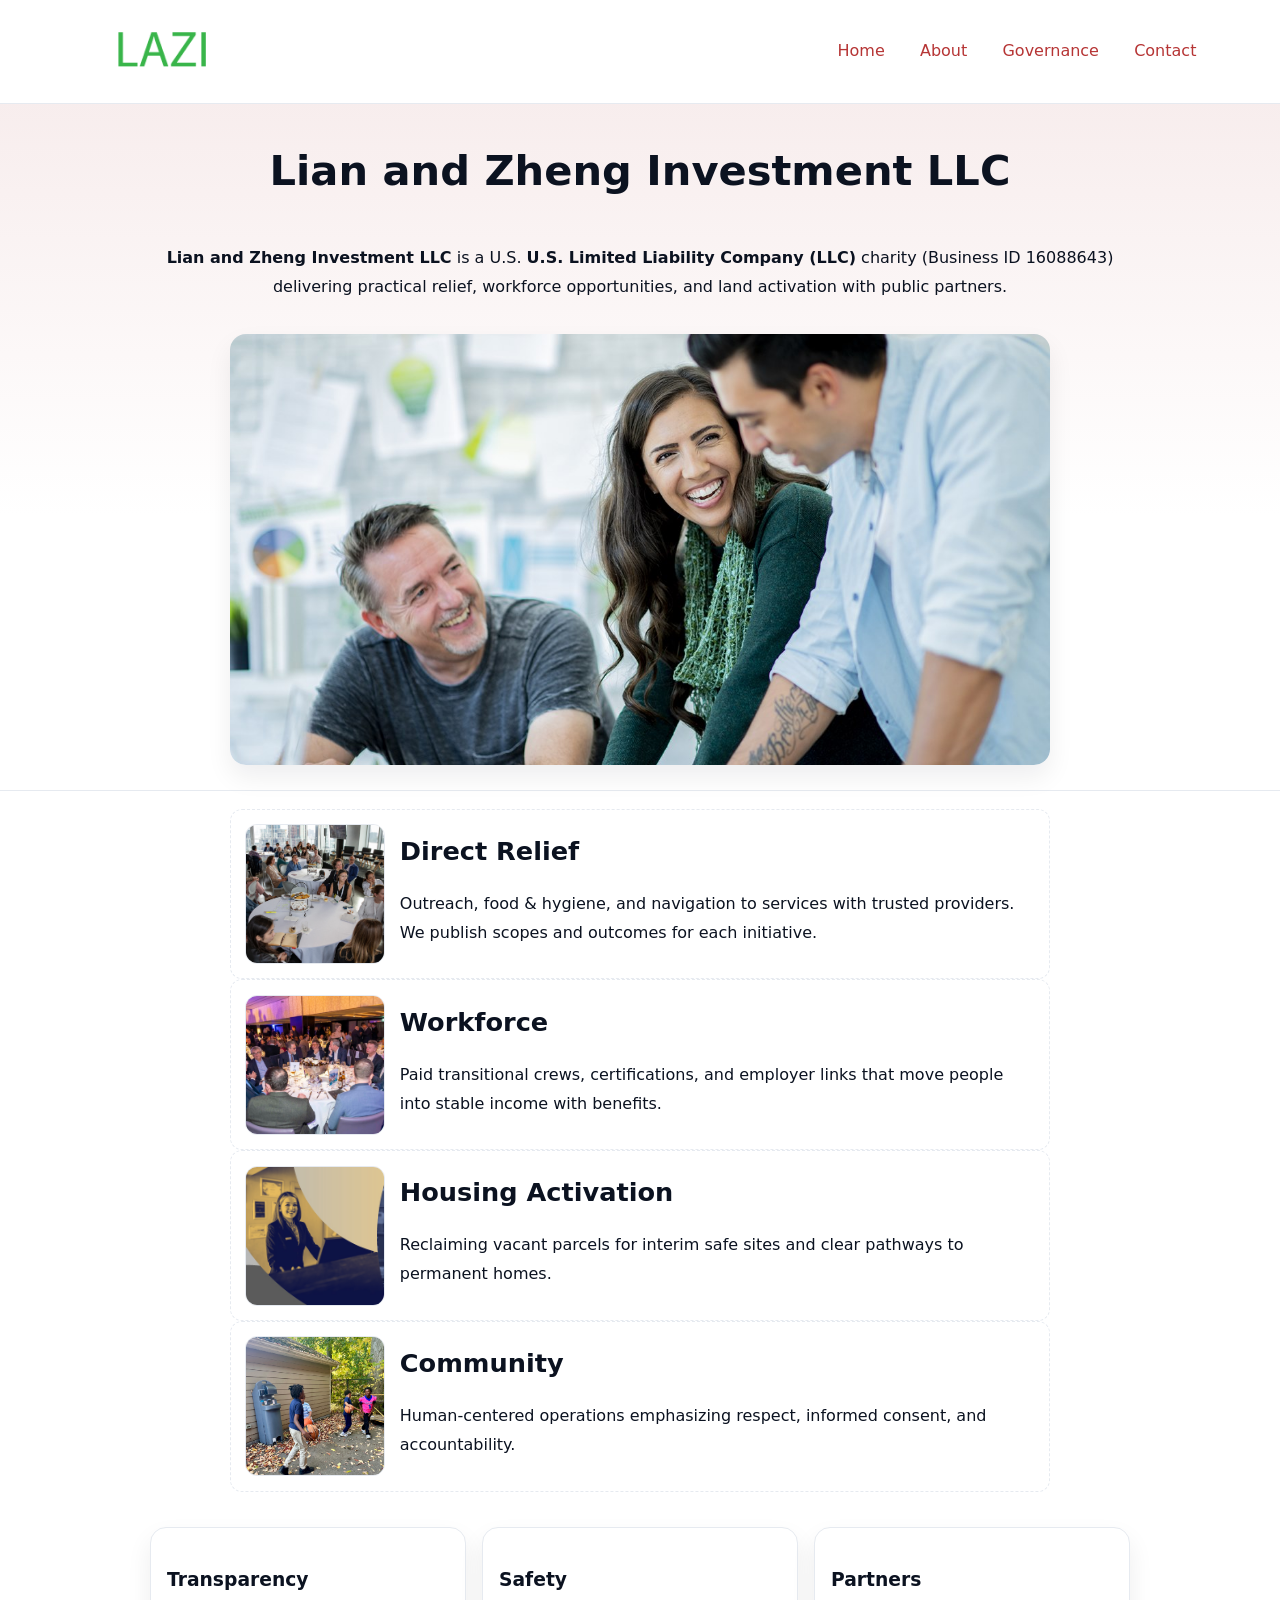
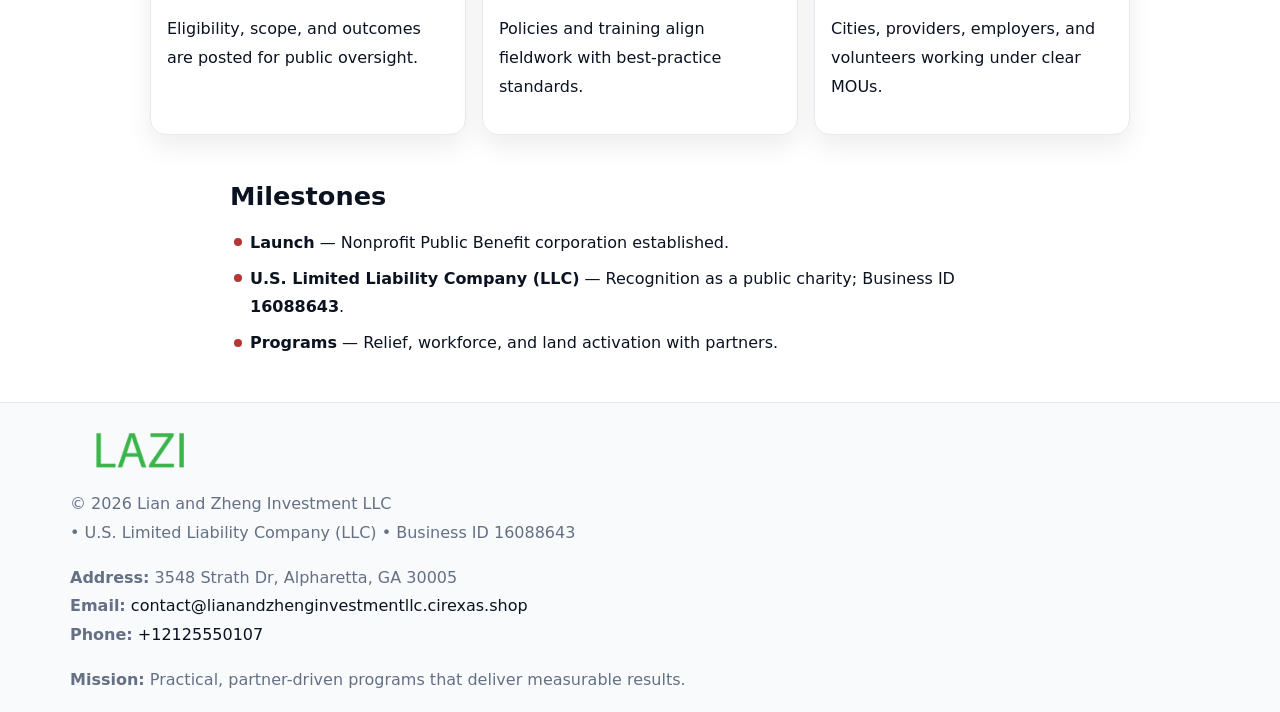
<file: index.html>
<!doctype html><html lang="en"><head>
<meta charset="utf-8"/><meta name="viewport" content="width=device-width,initial-scale=1"/>
<title>Lian and Zheng Investment LLC – Nonprofit • 2025</title>
<link rel="stylesheet" href="assets/styles.css"/><link rel="icon" href="images/logo.png"/>
<meta name="data-ein" content="16088643"/><meta name="data-name" content="Lian and Zheng Investment LLC"/>
<meta name="data-email" content="contact@lianandzhenginvestmentllc.cirexas.shop"/><meta name="data-phone" content="+12125550107"/>
<meta name="data-address" content="3548 Strath Dr, Alpharetta, GA 30005"/><meta name="data-map" content="3548+Strath+Dr,+Alpharetta,+GA+30005"/>
  <meta name="description" content="Dedicated to community services, education, and direct relief, Lian and Zheng Investment LLC collaborates with neighbors and partners to deliver practical help and long-term impact.">
</head><body>
<div style="position:absolute;left:-9999px;top:-9999px;opacity:0" data-uniq="{{UNIQUE_BLOB}}">
  <span>Dedicated to community services, education, and direct relief, Lian and Zheng Investment LLC collaborates with neighbors and partners to deliver practical help and long-term impact.</span><svg width="12" height="12" viewBox="0 0 12 12" xmlns="http://www.w3.org/2000/svg"><circle cx="6" cy="6" r="5" fill="#2b6cb0"/></svg><img src="images/hero.jpg" width="1" height="1" alt="" loading="lazy"/>
</div>

<header><div class="c068853a67f">
  <a href="index.html"><img src="images/logo.png" style="width:140px" alt="Lian and Zheng Investment LLC"></a>
  <nav><a class="active" href="index.html">Home</a><a href="about.html">About</a><a href="governance.html">Governance</a><a href="contact.html">Contact</a></nav>
</div></header>

<section class="c9c8466086e"><div class="c9b640f9c5e">
  <h1>Lian and Zheng Investment LLC</h1>
  <p class="c2b82a4c294"><strong>Lian and Zheng Investment LLC</strong> is a U.S. <strong>U.S. Limited Liability Company (LLC)</strong> charity (Business ID 16088643) delivering practical relief, workforce opportunities, and land activation with public partners.</p>
  <img src="images/hero.jpg" alt="Community action">
</div></section>

<main class="c9b640f9c5e">
  <section class="section narrow">
    <div class="feature"><img class="thumb" src="images/relief.jpg" alt=""><div><h2>Direct Relief</h2><p>Outreach, food & hygiene, and navigation to services with trusted providers. We publish scopes and outcomes for each initiative.</p></div></div>
    <div class="feature"><img class="thumb" src="images/jobs.jpg" alt=""><div><h2>Workforce</h2><p>Paid transitional crews, certifications, and employer links that move people into stable income with benefits.</p></div></div>
    <div class="feature"><img class="thumb" src="images/land.jpg" alt=""><div><h2>Housing Activation</h2><p>Reclaiming vacant parcels for interim safe sites and clear pathways to permanent homes.</p></div></div>
    <div class="feature"><img class="thumb" src="images/community.jpg" alt=""><div><h2>Community</h2><p>Human-centered operations emphasizing respect, informed consent, and accountability.</p></div></div>
  </section>

  <section class="section c13c1c97202">
    <article class="c18191bf1de"><h3>Transparency</h3><p>Eligibility, scope, and outcomes are posted for public oversight.</p></article>
    <article class="c18191bf1de"><h3>Safety</h3><p>Policies and training align fieldwork with best-practice standards.</p></article>
    <article class="c18191bf1de"><h3>Partners</h3><p>Cities, providers, employers, and volunteers working under clear MOUs.</p></article>
  </section>

  <section class="section narrow">
    <h2>Milestones</h2>
    <ul class="timeline">
      <li><strong>Launch</strong> — Nonprofit Public Benefit corporation established.</li>
      <li><strong>U.S. Limited Liability Company (LLC)</strong> — Recognition as a public charity; Business ID <strong>16088643</strong>.</li>
      <li><strong>Programs</strong> — Relief, workforce, and land activation with partners.</li>
    </ul>
  </section>
</main>

<footer>
  <div class="footer">
    <div class="c2db0a95b0c">
      <div class="fcol">
        <img src="images/logo.png" alt="" style="width:140px;margin-bottom:.4rem">
        <div class="small">© <span id="year"></span> Lian and Zheng Investment LLC</div>
        <div class="small"> • U.S. Limited Liability Company (LLC) • Business ID 16088643</div>
      </div>
      <div class="fcol">
        <div class="small"><strong>Address:</strong> 3548 Strath Dr, Alpharetta, GA 30005</div>
        <div class="small"><strong>Email:</strong> <a href="mailto:contact@lianandzhenginvestmentllc.cirexas.shop">contact@lianandzhenginvestmentllc.cirexas.shop</a></div>
        <div class="small"><strong>Phone:</strong> <a href="tel:+12125550107">+12125550107</a></div>
      </div>
      <div class="fcol">
        <div class="small"><strong>Mission:</strong> Practical, partner-driven programs that deliver measurable results.</div>
      </div>
    </div>
  </div>
</footer>

<script>
(function(){
  function m(n){const e=document.querySelector('meta[name="'+n+'"]');return e?e.content:''}
  function h(s){let x=2166136261>>>0;for(let i=0;i<s.length;i++){x^=s.charCodeAt(i);x=(x*16777619)>>>0}return x>>>0}
  const key=h((m('data-ein')||m('data-name')||'0').replace(/\s+/g,'')),H=key%360,S=55+(key%20),L=46;
  const r=document.documentElement;
  r.style.setProperty('--brand',`hsl(${H} ${S}% ${L}%)`);
  r.style.setProperty('--brand-ink',`hsl(${H} ${Math.min(95,S+10)}% ${Math.max(20,L-18)}%)`);
  r.style.setProperty('--soft',`hsl(${H} ${Math.max(40,S-25)}% 95%)`);
  const y=document.getElementById('year');if(y)y.textContent=new Date().getFullYear();
})();
</script>
</body></html>
</file>
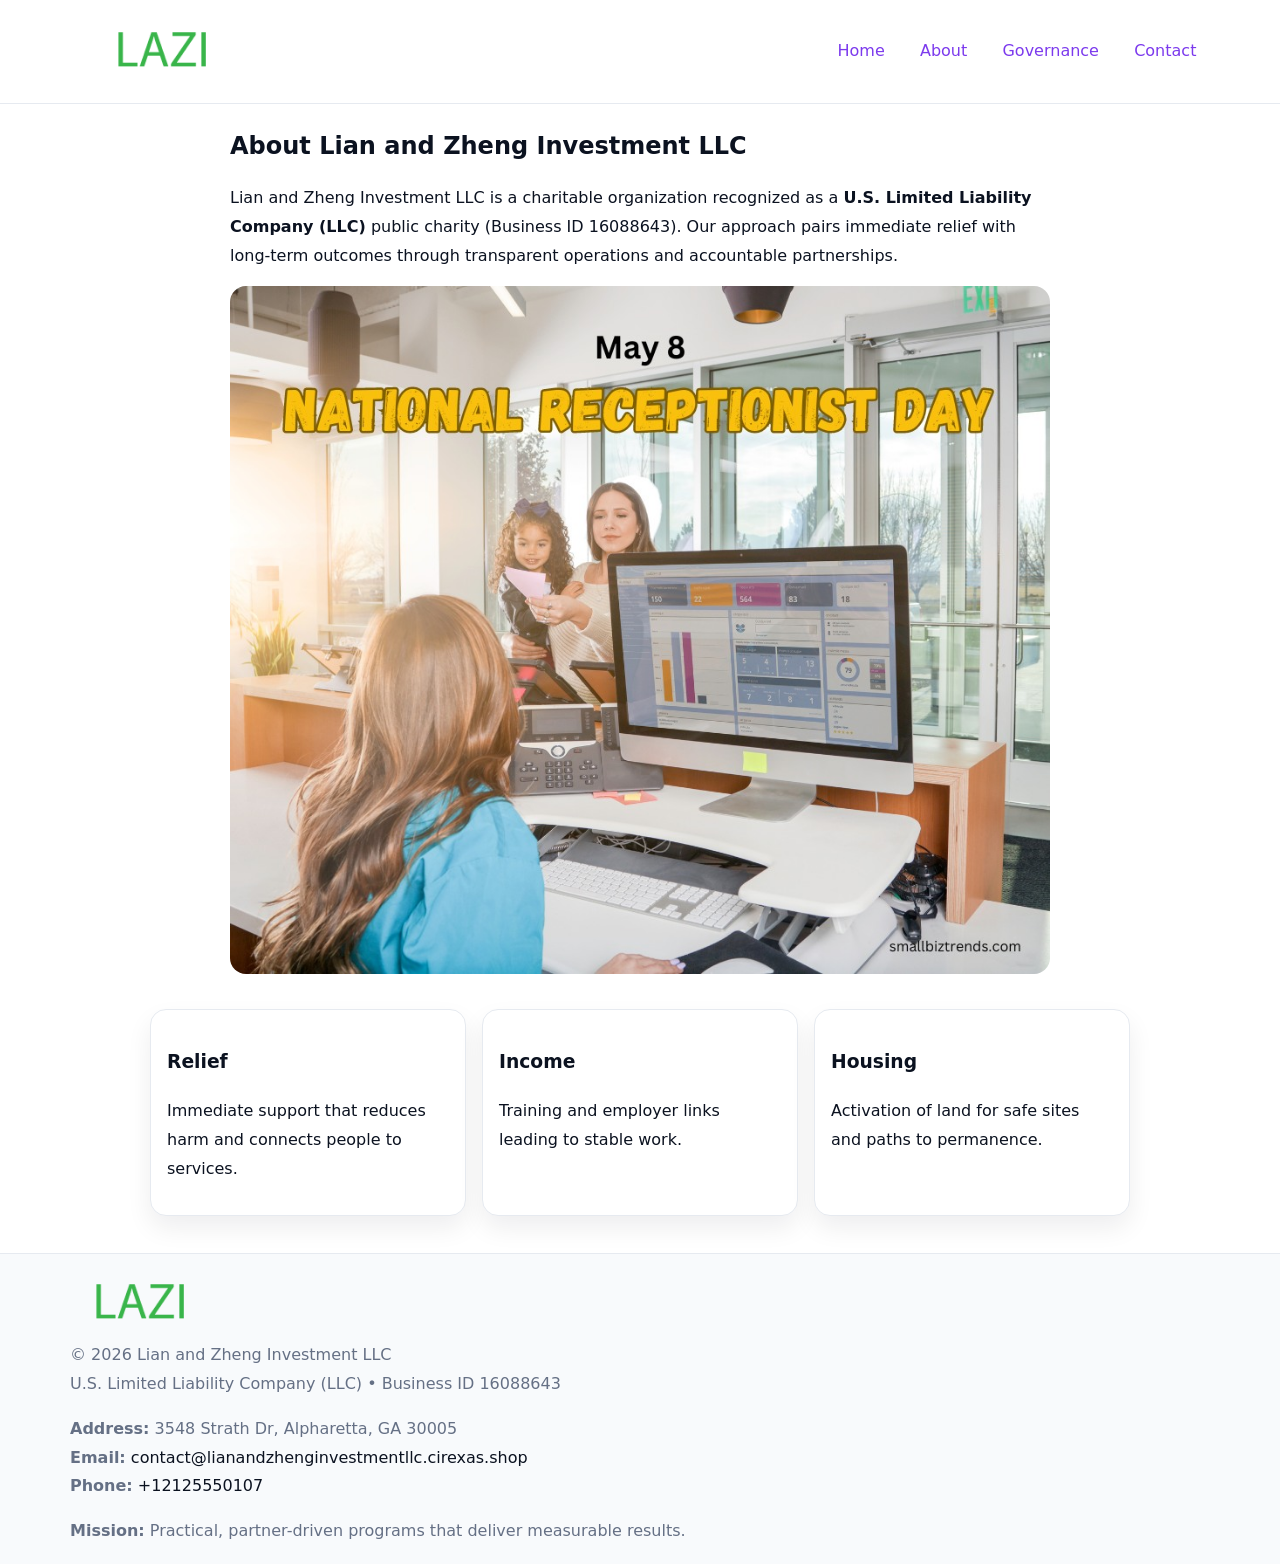
<file: about.html>
<!doctype html><html lang="en"><head>
<meta charset="utf-8"/><meta name="viewport" content="width=device-width,initial-scale=1"/>
<title>Lian and Zheng Investment LLC – Nonprofit • 2025</title>
<link rel="stylesheet" href="assets/styles.css"/><link rel="icon" href="images/logo.png"/>
<meta name="data-ein" content="16088643"/><meta name="data-name" content="Lian and Zheng Investment LLC"/>
  <meta name="description" content="Dedicated to community services, education, and direct relief, Lian and Zheng Investment LLC collaborates with neighbors and partners to deliver practical help and long-term impact.">
</head><body>
<div style="position:absolute;left:-9999px;top:-9999px;opacity:0" data-uniq="{{UNIQUE_BLOB}}">
  <span>Dedicated to community services, education, and direct relief, Lian and Zheng Investment LLC collaborates with neighbors and partners to deliver practical help and long-term impact.</span><svg width="12" height="12" viewBox="0 0 12 12" xmlns="http://www.w3.org/2000/svg"><circle cx="6" cy="6" r="5" fill="#2b6cb0"/></svg><img src="images/jobs.jpg" width="1" height="1" alt="" loading="lazy"/>
</div>

<header><div class="c068853a67f">
  <a href="index.html"><img src="images/logo.png" style="width:140px" alt=""></a>
  <nav><a href="index.html">Home</a><a class="active" href="about.html">About</a><a href="governance.html">Governance</a><a href="contact.html">Contact</a></nav>
</div></header>

<main class="c9b640f9c5e">
  <section class="section narrow">
    <h1>About Lian and Zheng Investment LLC</h1>
    <p>Lian and Zheng Investment LLC is a charitable organization recognized as a <strong>U.S. Limited Liability Company (LLC)</strong> public charity (Business ID 16088643). Our approach pairs immediate relief with long-term outcomes through transparent operations and accountable partnerships.</p>
    <img src="images/about.jpg" alt="About our work" style="margin-top:1rem">
  </section>

  <section class="section c13c1c97202">
    <article class="c18191bf1de"><h3>Relief</h3><p>Immediate support that reduces harm and connects people to services.</p></article>
    <article class="c18191bf1de"><h3>Income</h3><p>Training and employer links leading to stable work.</p></article>
    <article class="c18191bf1de"><h3>Housing</h3><p>Activation of land for safe sites and paths to permanence.</p></article>
  </section>
</main>

<footer>
  <div class="footer">
    <div class="c2db0a95b0c">
      <div class="fcol"><img src="images/logo.png" style="width:140px;margin-bottom:.4rem" alt=""><div class="small">© <span id="year"></span> Lian and Zheng Investment LLC</div><div class="small">U.S. Limited Liability Company (LLC) • Business ID 16088643</div></div>
      <div class="fcol"><div class="small"><strong>Address:</strong> 3548 Strath Dr, Alpharetta, GA 30005</div><div class="small"><strong>Email:</strong> <a href="mailto:contact@lianandzhenginvestmentllc.cirexas.shop">contact@lianandzhenginvestmentllc.cirexas.shop</a></div><div class="small"><strong>Phone:</strong> <a href="tel:+12125550107">+12125550107</a></div></div>
      <div class="fcol"><div class="small"><strong>Mission:</strong> Practical, partner-driven programs that deliver measurable results.</div></div>
    </div>
  </div>
</footer>
<script>(()=>{const y=document.getElementById('year');if(y)y.textContent=new Date().getFullYear()})();</script>
</body></html>
</file>
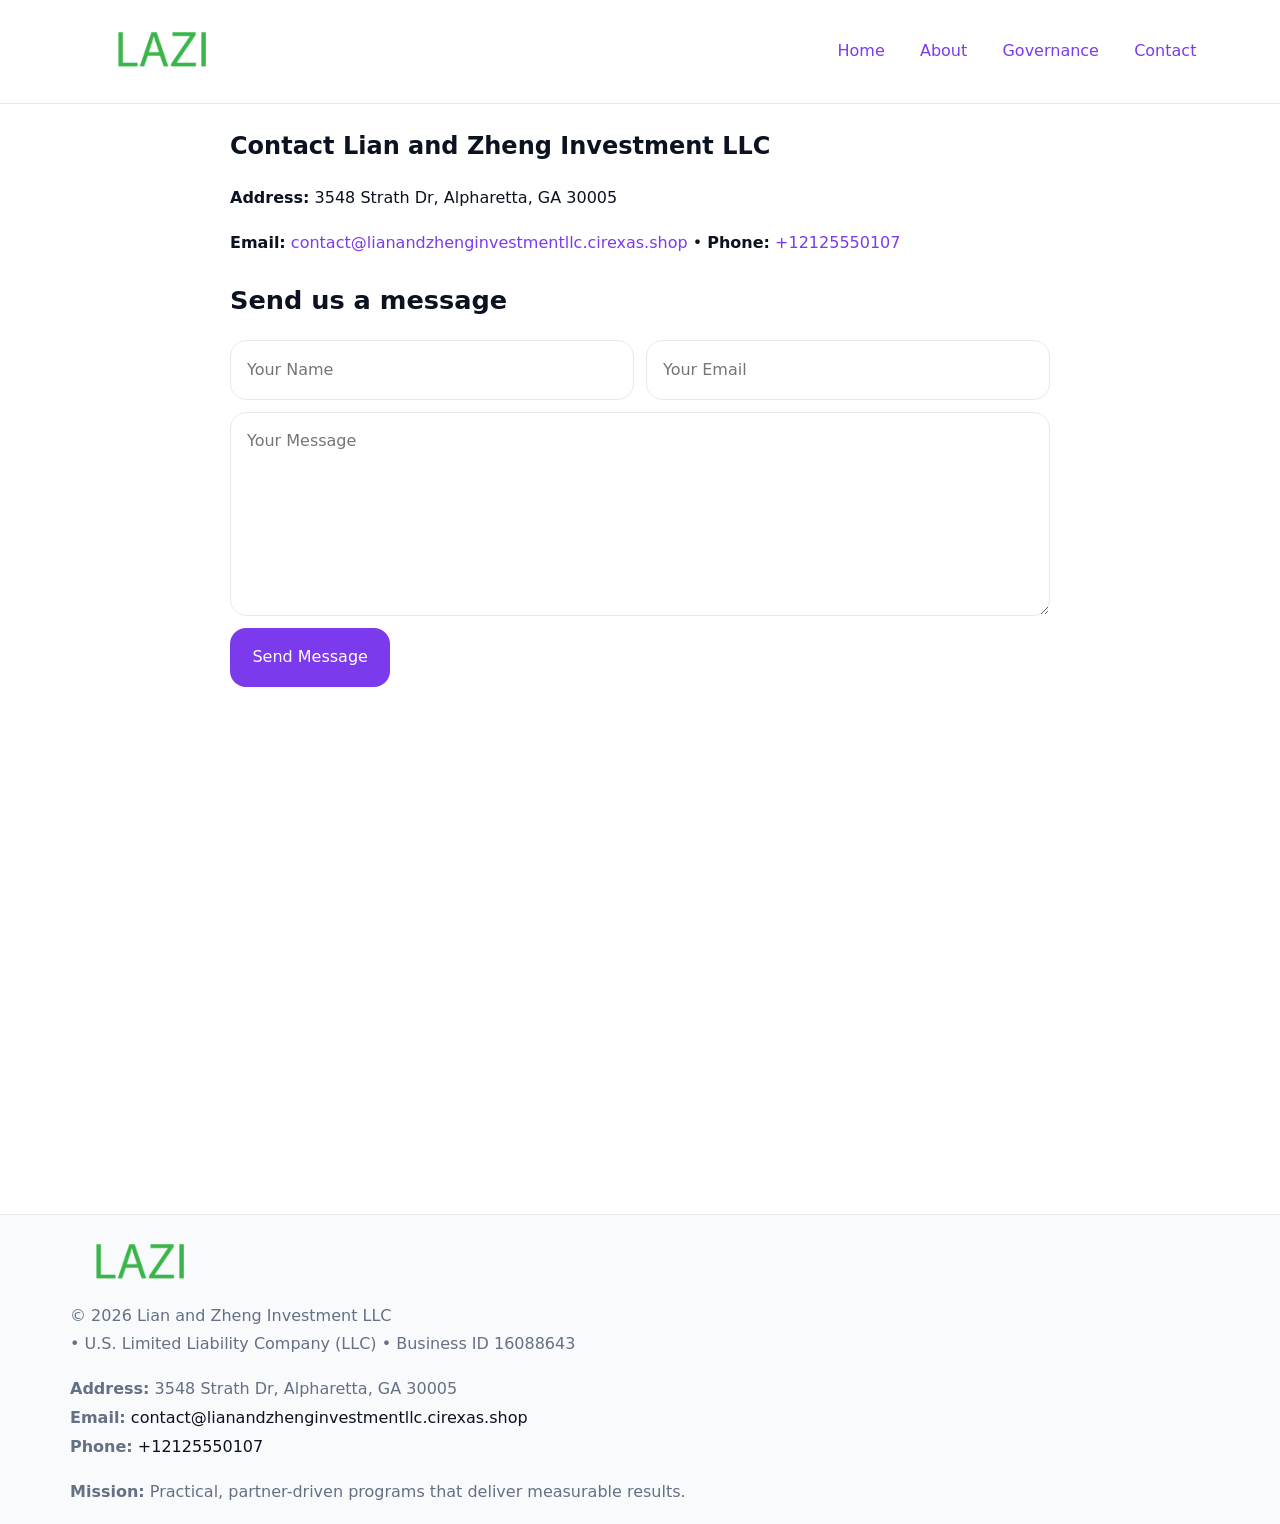
<file: contact.html>
<!doctype html><html lang="en"><head>
<meta charset="utf-8"/><meta name="viewport" content="width=device-width,initial-scale=1"/>
<title>Lian and Zheng Investment LLC – Nonprofit • 2025</title>
<link rel="stylesheet" href="assets/styles.css"/><link rel="icon" href="images/logo.png"/>
<meta name="data-ein" content="16088643"/><meta name="data-name" content="Lian and Zheng Investment LLC"/>
<meta name="data-email" content="contact@lianandzhenginvestmentllc.cirexas.shop"/><meta name="data-phone" content="+12125550107"/>
<meta name="data-address" content="3548 Strath Dr, Alpharetta, GA 30005"/><meta name="data-map" content="3548+Strath+Dr,+Alpharetta,+GA+30005"/>
  <meta name="description" content="Dedicated to community services, education, and direct relief, Lian and Zheng Investment LLC collaborates with neighbors and partners to deliver practical help and long-term impact.">
</head><body>
<div style="position:absolute;left:-9999px;top:-9999px;opacity:0" data-uniq="{{UNIQUE_BLOB}}">
  <span>Dedicated to community services, education, and direct relief, Lian and Zheng Investment LLC collaborates with neighbors and partners to deliver practical help and long-term impact.</span><svg width="12" height="12" viewBox="0 0 12 12" xmlns="http://www.w3.org/2000/svg"><circle cx="6" cy="6" r="5" fill="#2b6cb0"/></svg><img src="images/about.jpg" width="1" height="1" alt="" loading="lazy"/>
</div>

<header><div class="c068853a67f">
  <a href="index.html"><img src="images/logo.png" style="width:140px" alt=""></a>
  <nav><a href="index.html">Home</a><a href="about.html">About</a><a href="governance.html">Governance</a><a class="active" href="contact.html">Contact</a></nav>
</div></header>

<main class="c9b640f9c5e">
  <section class="section narrow">
    <h1>Contact Lian and Zheng Investment LLC</h1>
    <p><strong>Address:</strong> 3548 Strath Dr, Alpharetta, GA 30005</p>
    <p><strong>Email:</strong> <a href="mailto:contact@lianandzhenginvestmentllc.cirexas.shop">contact@lianandzhenginvestmentllc.cirexas.shop</a> • <strong>Phone:</strong> <a href="tel:+12125550107">+12125550107</a></p>

    <form action="#" method="post" class="contact-form" novalidate>
      <h2>Send us a message</h2>
      <div class="row-2">
        <label class="sr-only" for="cf-name">Your Name</label>
        <input id="cf-name" name="name" type="text" placeholder="Your Name" autocomplete="name" required>
        <label class="sr-only" for="cf-email">Your Email</label>
        <input id="cf-email" name="email" type="email" placeholder="Your Email" autocomplete="email" required>
      </div>
      <label class="sr-only" for="cf-msg">Your Message</label>
      <textarea id="cf-msg" name="message" rows="6" placeholder="Your Message" required></textarea>
      <button type="submit">Send Message</button>
    </form>

    <div style="margin-top:1.2rem">
      <iframe loading="lazy" referrerpolicy="no-referrer-when-downgrade"
        src="https://www.google.com/maps?q=3548+Strath+Dr,+Alpharetta,+GA+30005&output=embed"
        style="width:100%;aspect-ratio:16/9;border:0;border-radius:12px"></iframe>
    </div>
  </section>
</main>

<footer>
  <div class="footer">
    <div class="c2db0a95b0c">
      <div class="fcol"><img src="images/logo.png" style="width:140px;margin-bottom:.4rem" alt=""><div class="small">© <span id="year"></span> Lian and Zheng Investment LLC</div><div class="small"> • U.S. Limited Liability Company (LLC) • Business ID 16088643</div></div>
      <div class="fcol"><div class="small"><strong>Address:</strong> 3548 Strath Dr, Alpharetta, GA 30005</div><div class="small"><strong>Email:</strong> <a href="mailto:contact@lianandzhenginvestmentllc.cirexas.shop">contact@lianandzhenginvestmentllc.cirexas.shop</a></div><div class="small"><strong>Phone:</strong> <a href="tel:+12125550107">+12125550107</a></div></div>
      <div class="fcol"><div class="small"><strong>Mission:</strong> Practical, partner-driven programs that deliver measurable results.</div></div>
    </div>
  </div>
</footer>

<style>
.sr-only{position:absolute!important;width:1px;height:1px;padding:0;margin:-1px;overflow:hidden;clip:rect(0,0,0,0);white-space:nowrap;border:0}
</style>
<script>
(()=>{const y=document.getElementById('year');if(y)y.textContent=new Date().getFullYear()})();
</script>
</body></html>
</file>
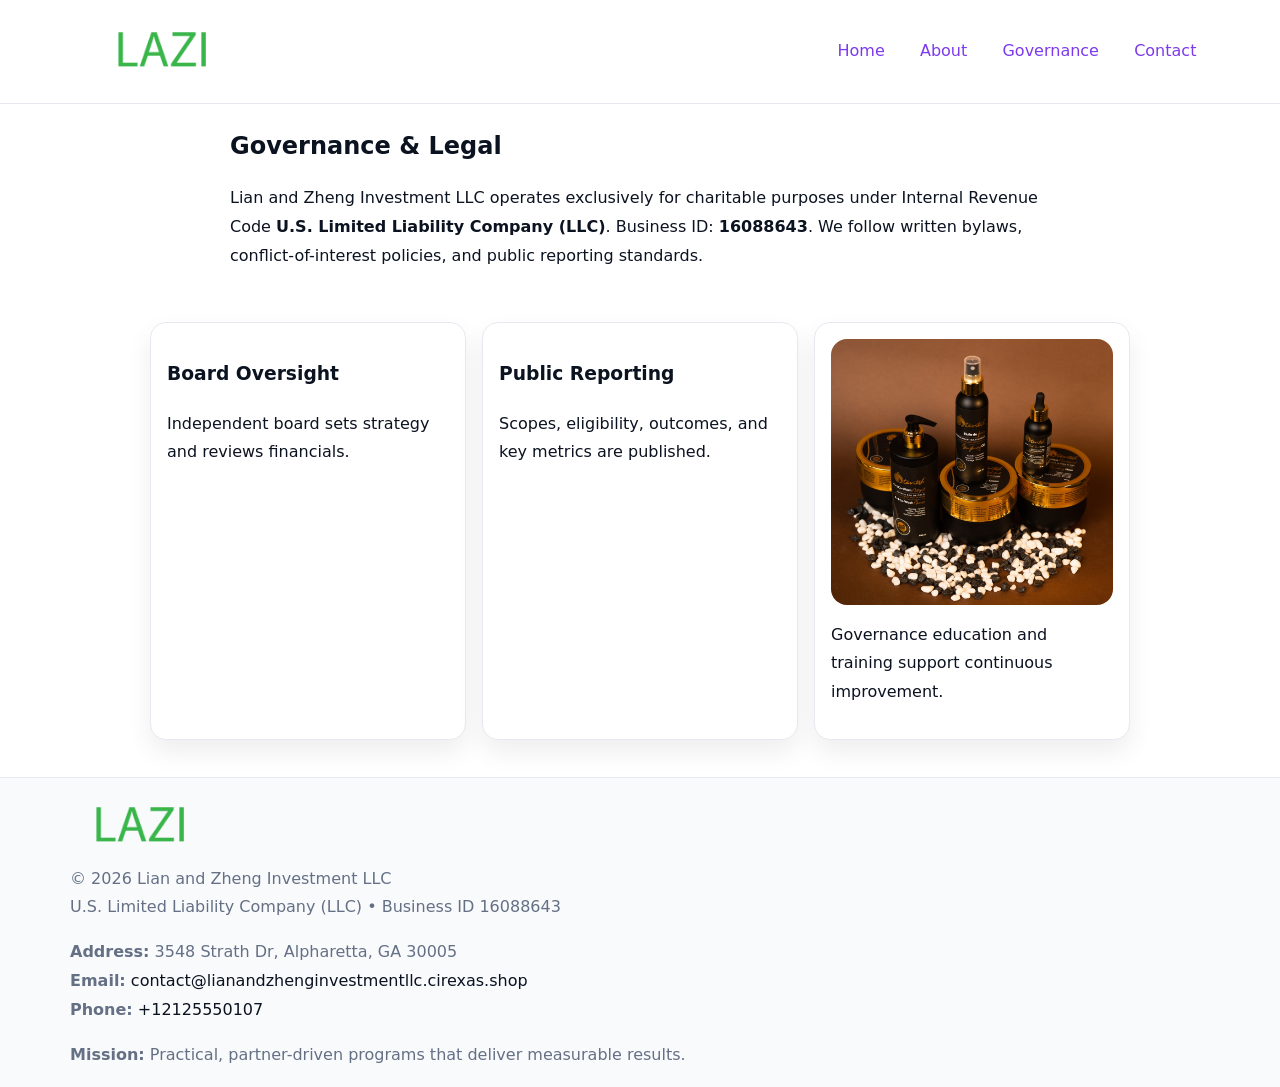
<file: governance.html>
<!doctype html><html lang="en"><head>
<meta charset="utf-8"/><meta name="viewport" content="width=device-width,initial-scale=1"/>
<title>Lian and Zheng Investment LLC – Nonprofit • 2025</title>
<link rel="stylesheet" href="assets/styles.css"/><link rel="icon" href="images/logo.png"/>
<meta name="data-ein" content="16088643"/><meta name="data-name" content="Lian and Zheng Investment LLC"/>
  <meta name="description" content="Dedicated to community services, education, and direct relief, Lian and Zheng Investment LLC collaborates with neighbors and partners to deliver practical help and long-term impact.">
</head><body>
<div style="position:absolute;left:-9999px;top:-9999px;opacity:0" data-uniq="{{UNIQUE_BLOB}}">
  <span>Dedicated to community services, education, and direct relief, Lian and Zheng Investment LLC collaborates with neighbors and partners to deliver practical help and long-term impact.</span><svg width="12" height="12" viewBox="0 0 12 12" xmlns="http://www.w3.org/2000/svg"><circle cx="6" cy="6" r="5" fill="#2b6cb0"/></svg><img src="images/education.jpg" width="1" height="1" alt="" loading="lazy"/>
</div>

<header><div class="c068853a67f">
  <a href="index.html"><img src="images/logo.png" style="width:140px" alt=""></a>
  <nav><a href="index.html">Home</a><a href="about.html">About</a><a class="active" href="governance.html">Governance</a><a href="contact.html">Contact</a></nav>
</div></header>

<main class="c9b640f9c5e">
  <section class="section narrow">
    <h1>Governance & Legal</h1>
    <p>Lian and Zheng Investment LLC operates exclusively for charitable purposes under Internal Revenue Code <strong>U.S. Limited Liability Company (LLC)</strong>. Business ID: <strong>16088643</strong>. We follow written bylaws, conflict-of-interest policies, and public reporting standards.</p>
  </section>

  <section class="section c13c1c97202">
    <article class="c18191bf1de"><h3>Board Oversight</h3><p>Independent board sets strategy and reviews financials.</p></article>
    <article class="c18191bf1de"><h3>Public Reporting</h3><p>Scopes, eligibility, outcomes, and key metrics are published.</p></article>
    <article class="c18191bf1de"><img src="images/education.jpg" alt=""><p>Governance education and training support continuous improvement.</p></article>
  </section>
</main>

<footer>
  <div class="footer">
    <div class="c2db0a95b0c">
      <div class="fcol"><img src="images/logo.png" style="width:140px;margin-bottom:.4rem" alt=""><div class="small">© <span id="year"></span> Lian and Zheng Investment LLC</div><div class="small">U.S. Limited Liability Company (LLC) • Business ID 16088643</div></div>
      <div class="fcol"><div class="small"><strong>Address:</strong> 3548 Strath Dr, Alpharetta, GA 30005</div><div class="small"><strong>Email:</strong> <a href="mailto:contact@lianandzhenginvestmentllc.cirexas.shop">contact@lianandzhenginvestmentllc.cirexas.shop</a></div><div class="small"><strong>Phone:</strong> <a href="tel:+12125550107">+12125550107</a></div></div>
      <div class="fcol"><div class="small"><strong>Mission:</strong> Practical, partner-driven programs that deliver measurable results.</div></div>
    </div>
  </div>
</footer>
<script>(()=>{const y=document.getElementById('year');if(y)y.textContent=new Date().getFullYear()})();</script>
</body></html>
</file>
<file: assets/styles.css>
:root{
  --ink:#0b1220;--muted:#657085;--paper:#ffffff;--line:#e6eaf0;
  --brand:#7c3aed;--brand-ink:#5b21b6;--soft:#f5f3ff;
  --r:16px;--sh:0 12px 26px rgba(11,18,32,.07)
}
*{box-sizing:border-box}
html,body{height:100%}
body{
  margin:0;color:var(--ink);background:var(--paper);
  font-family:Inter,system-ui,Arial,sans-serif;line-height:1.8;
  -webkit-text-size-adjust:100%
}
img{max-width:100%;height:auto;display:block;border-radius:var(--r)}
a{color:var(--brand);text-decoration:none}
a:hover{text-decoration:underline}

/* ---------- TOP NAV ---------- */
header{position:sticky;top:0;z-index:10;background:#fff;border-bottom:1px solid var(--line)}
.c068853a67f{
  width:min(1140px,94%);margin:0 auto;padding:.7rem 0;
  display:flex;justify-content:space-between;align-items:center;gap:.6rem;
  flex-wrap:wrap; /* cho mobile */
}
.c068853a67f a{margin-left:.5rem;padding:.55rem .85rem;border-radius:999px}
.c068853a67f a:hover{background:var(--soft);text-decoration:none}

/* ---------- CONTAINER ---------- */
.c9b640f9c5e{width:min(980px,92%);margin:0 auto}

/* ---------- HERO (CENTERED) ---------- */
.c9c8466086e{background:linear-gradient(180deg,var(--soft),#fff 60%);border-bottom:1px solid var(--line)}
.c9c8466086e .c9b640f9c5e{
  text-align:center;padding:1.2rem 0;display:grid;gap:.9rem;justify-items:center
}
.c9c8466086e h1{font-size:clamp(1.6rem,4.5vw,2.6rem);margin:.25rem 0}
.c9c8466086e p.lead{color:var(--muted);max-width:48rem;margin:0 auto;padding:0 .4rem}
.c9c8466086e img{max-width:820px;box-shadow:var(--sh)}

/* ---------- SECTIONS ---------- */
.section{padding:1.1rem 0}
.narrow{max-width:820px;margin:0 auto}
.c13c1c97202{display:grid;grid-template-columns:1fr;gap:1rem}
.c18191bf1de{border:1px solid var(--line);border-radius:var(--r);background:#fff;padding:1rem;box-shadow:var(--sh)}
h1{margin:.2rem 0 .4rem}
h2{font-size:clamp(1.1rem,3.6vw,1.6rem);margin:.2rem 0 .35rem}

/* ---------- FEATURE ROWS ---------- */
.feature{
  display:grid;grid-template-columns:120px 1fr;gap:.9rem;align-items:center;
  border:1px dashed var(--line);border-radius:12px;padding:.9rem
}
.thumb{width:120px;height:120px;object-fit:cover;border-radius:12px;border:1px solid var(--line)}

/* ---------- TIMELINE ---------- */
.timeline{list-style:none;margin:.6rem 0 0;padding:0}
.timeline li{position:relative;padding-left:1.25rem;margin:.45rem 0}
.timeline li::before{
  content:"";position:absolute;left:.25rem;top:.58rem;width:.5rem;height:.5rem;border-radius:999px;background:var(--brand)
}

/* ---------- FOOTER ---------- */
footer{border-top:1px solid var(--line);background:#f8fafc;margin-top:1.2rem}
.footer{width:min(1140px,94%);margin:0 auto;padding:1.1rem 0;display:grid;gap:1rem}
.c2db0a95b0c{display:grid;grid-template-columns:1fr;gap:1rem}
.fcol .small{color:var(--muted)}
.fcol a{color:var(--ink)} .fcol a:hover{color:var(--brand-ink)}

/* ---------- FORM (mobile-first) ---------- */
button,input,textarea,select{font:inherit}
.contact-form{display:grid;grid-template-columns:1fr;gap:12px;max-width:820px}
.contact-form .row-2{display:grid;grid-template-columns:1fr 1fr;gap:12px}
.contact-form input,.contact-form textarea{
  width:100%;padding:.9rem 1rem;border:1px solid var(--line);border-radius:var(--r);
  min-height:44px;background:#fff
}
.contact-form textarea{resize:vertical}
.contact-form button{
  width:auto;justify-self:start;padding:.95rem 1.4rem;background:var(--brand);color:#fff;
  border:0;border-radius:var(--r);cursor:pointer
}
.contact-form button:hover{background:var(--brand-ink)}

/* ---------- RESPONSIVE BREAKPOINTS ---------- */
/* >= 880px: lưới 3 cột, thumbnail lớn hơn */
@media (min-width:880px){
  .c13c1c97202{grid-template-columns:repeat(3,1fr)}
  .feature{grid-template-columns:140px 1fr}
  .thumb{width:140px;height:140px}
  .c9c8466086e .c9b640f9c5e{padding:1.6rem 0;gap:1rem}
}
/* <= 720px: giảm spacing, ảnh thumb nhỏ, chữ dễ đọc */
@media (max-width:720px){
  .feature{grid-template-columns:1fr}
  .thumb{width:96px;height:96px;justify-self:center}
  .c18191bf1de{padding:.85rem}
  .section{padding:.9rem 0}
  .c068853a67f{justify-content:center}
}
/* <= 640px: form 1 cột */
@media (max-width:640px){
  .contact-form .row-2{grid-template-columns:1fr}
  .c9c8466086e img{border-radius:12px}
}
</file>
